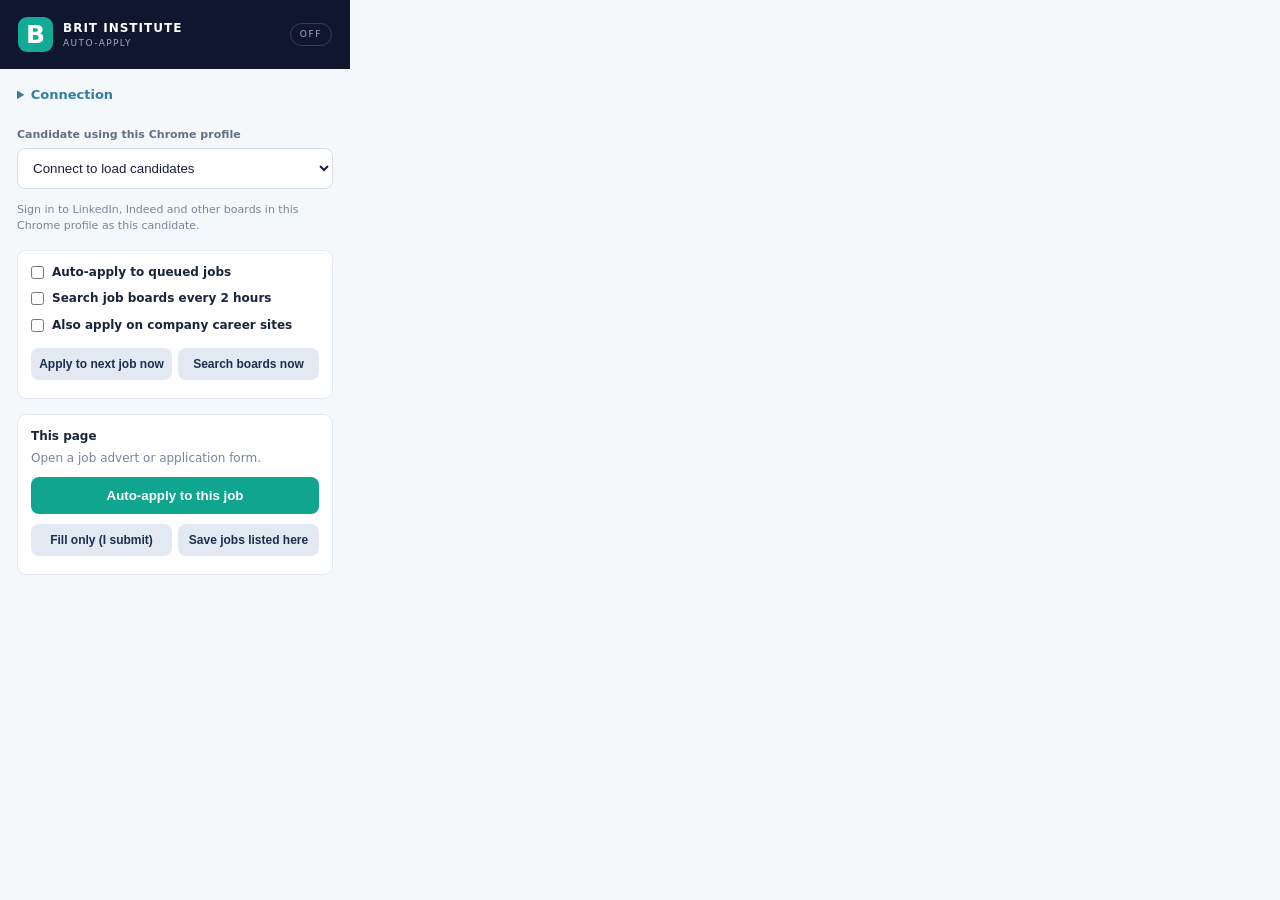
<file: extension/popup.html>
<!doctype html><html lang="en"><head><meta charset="utf-8"><meta name="viewport" content="width=device-width,initial-scale=1"><link rel="stylesheet" href="popup.css"><title>Brit Placement</title></head>
<body><header><div class="brand"><span>B</span><div><b>BRIT INSTITUTE</b><small>AUTO-APPLY</small></div></div><div class="status" id="runner-state">OFF</div></header>
<main>
<details id="setup"><summary>Connection</summary>
<label>Backend URL<input id="backend" placeholder="http://127.0.0.1:8770"></label>
<label>Admin key<input type="password" id="token" placeholder="Contents of data\admin-token.txt"></label>
<button class="minor" id="connect">Connect / refresh candidates</button>
</details>
<label>Candidate using this Chrome profile<select id="learner"><option value="">Connect to load candidates</option></select></label>
<p class="hint">Sign in to LinkedIn, Indeed and other boards in this Chrome profile as this candidate.</p>
<div class="zone">
<label class="toggle"><input type="checkbox" id="runner"> Auto-apply to queued jobs</label>
<label class="toggle"><input type="checkbox" id="searcher"> Search job boards every 2 hours</label>
<label class="toggle"><input type="checkbox" id="company-sites"> Also apply on company career sites</label>
<div class="row"><button class="secondary" id="run-queue">Apply to next job now</button><button class="secondary" id="run-search">Search boards now</button></div>
</div>
<div class="zone"><h3>This page</h3><p id="page">Open a job advert or application form.</p>
<button class="primary" id="apply-here">Auto-apply to this job</button>
<div class="row"><button class="secondary" id="fill-here">Fill only (I submit)</button><button class="secondary" id="harvest-here">Save jobs listed here</button></div>
</div>
<div id="last" class="last"></div>
<div id="message" role="status"></div>
</main><script src="popup.js"></script></body></html>
</file>
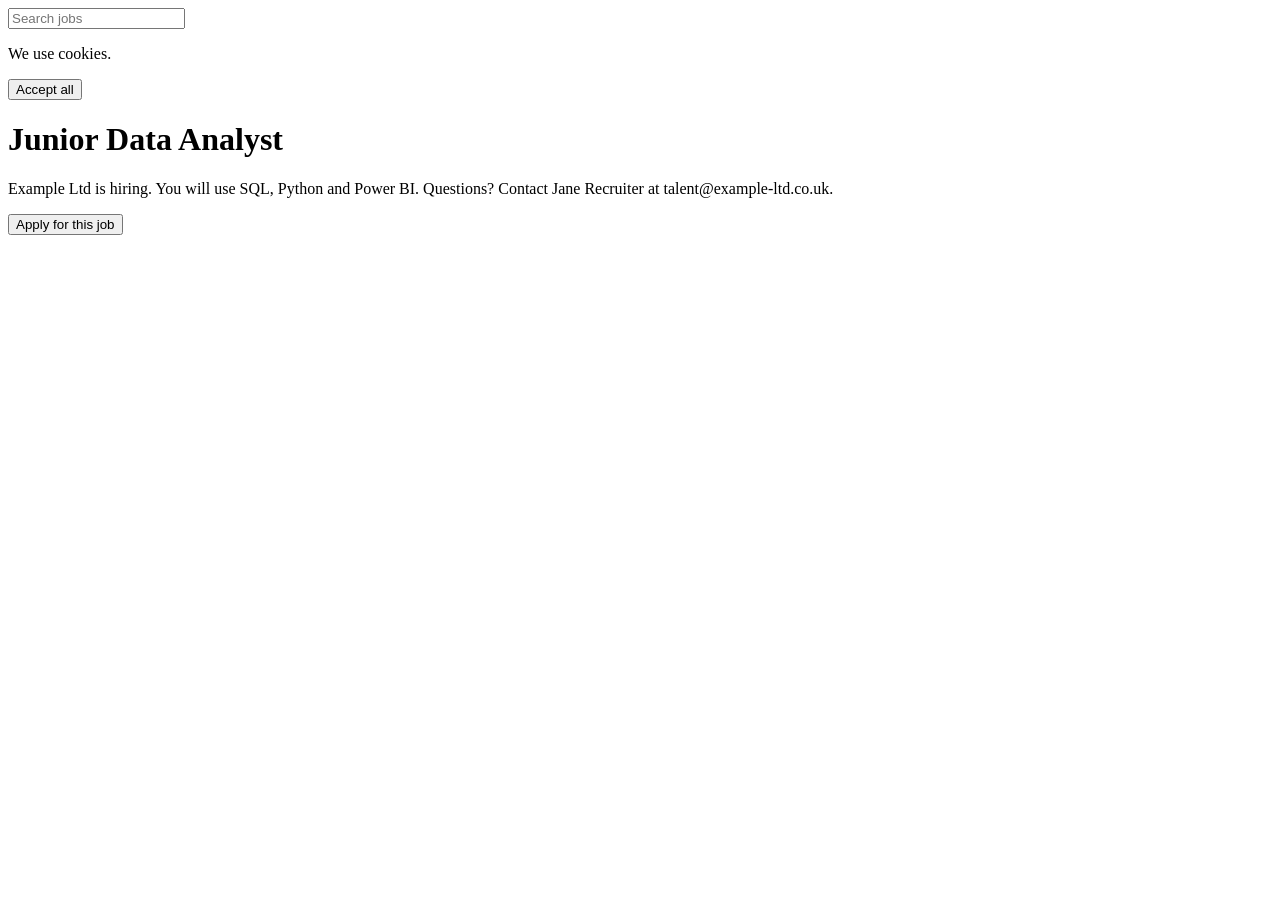
<file: tests/fixtures/ats.html>
<!doctype html><html lang="en"><head><meta charset="utf-8"><title>Junior Data Analyst — Example Ltd careers</title>
<style>
.sr{position:absolute;width:1px;height:1px;overflow:hidden;clip:rect(0 0 0 0)}
.upload input{position:absolute;opacity:0;width:1px;height:1px}
.upload span{display:inline-block;padding:6px;border:1px solid #888}
#options{border:1px solid #aaa}
#cookie{position:fixed;bottom:0;left:0;right:0;background:#eee;padding:10px}
.step{display:none}.step.on{display:block}
</style></head><body>
<header><nav><input type="search" placeholder="Search jobs" aria-label="Search jobs"></nav></header>
<div id="cookie-banner" class="cookie"><p>We use cookies.</p><button id="cookie-accept">Accept all</button></div>
<main>
<h1>Junior Data Analyst</h1>
<p>Example Ltd is hiring. You will use SQL, Python and Power BI. Questions? Contact Jane Recruiter at talent@example-ltd.co.uk.</p>
<button id="open">Apply for this job</button>
<form id="application" hidden>
  <div class="step on" id="s1">
    <label for="fn">First Name *</label><input id="fn" name="first_name" required>
    <label for="ln">Last Name *</label><input id="ln" name="last_name" required>
    <label for="em">Email *</label><input id="em" type="email" name="email" required>
    <label for="ph">Phone</label><input id="ph" type="tel" name="phone">
    <label class="upload"><span>Attach Resume/CV</span><input type="file" id="resume" name="resume" accept=".pdf"></label>
    <label for="li">LinkedIn Profile</label><input id="li" name="linkedin">
    <label for="visa">Will you now or in the future require visa sponsorship? *</label>
    <select id="visa" name="visa" required><option value="">Select...</option><option value="y">Yes</option><option value="n">No</option></select>
    <fieldset><legend>Are you legally authorised to work in the United Kingdom? *</legend>
      <label><input class="sr" type="radio" name="auth" value="yes" required> Yes</label>
      <label><input class="sr" type="radio" name="auth" value="no"> No</label>
    </fieldset>
    <fieldset><legend>Which tools have you used?</legend>
      <label><input type="checkbox" name="tools" value="sql"> SQL</label>
      <label><input type="checkbox" name="tools" value="python"> Python</label>
      <label><input type="checkbox" name="tools" value="tableau"> Tableau</label>
    </fieldset>
    <label for="city">Location (city) *</label>
    <input id="city" role="combobox" aria-autocomplete="list" aria-expanded="false" name="city" required autocomplete="off">
    <ul id="options" role="listbox" hidden></ul>
    <label for="why">Why do you want to work at Example Ltd?</label><textarea id="why" name="why"></textarea>
    <label><input type="checkbox" id="consent" name="consent" required> I agree to the privacy policy</label>
    <button type="button" id="next">Next</button>
  </div>
  <div class="step" id="s2">
    <label for="yrs">How many years of experience do you have with SQL? *</label><input id="yrs" name="years_sql" required>
    <label for="notice">Notice period</label><input id="notice" name="notice">
    <button type="submit">Submit application</button>
  </div>
</form>
</main>
<script>
document.getElementById('cookie-accept').onclick=()=>document.getElementById('cookie-banner').remove();
document.getElementById('open').onclick=()=>{document.getElementById('application').hidden=false;document.getElementById('open').hidden=true};
const city=document.getElementById('city'),list=document.getElementById('options');
city.addEventListener('input',()=>{
  list.innerHTML='';
  if(!city.value)return list.hidden=true;
  for(const place of ['London, England, United Kingdom','Londonderry, Northern Ireland'])
    if(place.toLowerCase().startsWith(city.value.toLowerCase().slice(0,3))){const li=document.createElement('li');li.setAttribute('role','option');li.textContent=place;li.onclick=()=>{city.value=place;city.dataset.chosen='1';list.hidden=true};list.appendChild(li)}
  list.hidden=!list.children.length;
});
document.getElementById('next').onclick=()=>{
  const form=document.getElementById('application');
  const s1=[...document.querySelectorAll('#s1 [required]')];
  if(!s1.every(x=>x.type==='radio'?document.querySelector('input[name=auth]:checked'):x.type==='checkbox'?x.checked:x.value)||!city.dataset.chosen){
    let err=document.getElementById('err');if(!err){err=document.createElement('div');err.id='err';err.setAttribute('role','alert');document.getElementById('s1').appendChild(err)}
    err.textContent='Please complete all required fields';return;
  }
  document.getElementById('s1').classList.remove('on');document.getElementById('s2').classList.add('on');
};
document.getElementById('application').onsubmit=async e=>{
  e.preventDefault();
  const data=Object.fromEntries(new FormData(e.target));
  data.tools=[...document.querySelectorAll('input[name=tools]:checked')].map(x=>x.value);
  const file=document.getElementById('resume').files[0];
  data.resume_name=file?file.name:'';data.resume_size=file?file.size:0;
  await fetch('/record',{method:'POST',body:JSON.stringify(data)});
  location.href='/thanks.html';
};
</script></body></html>
</file>
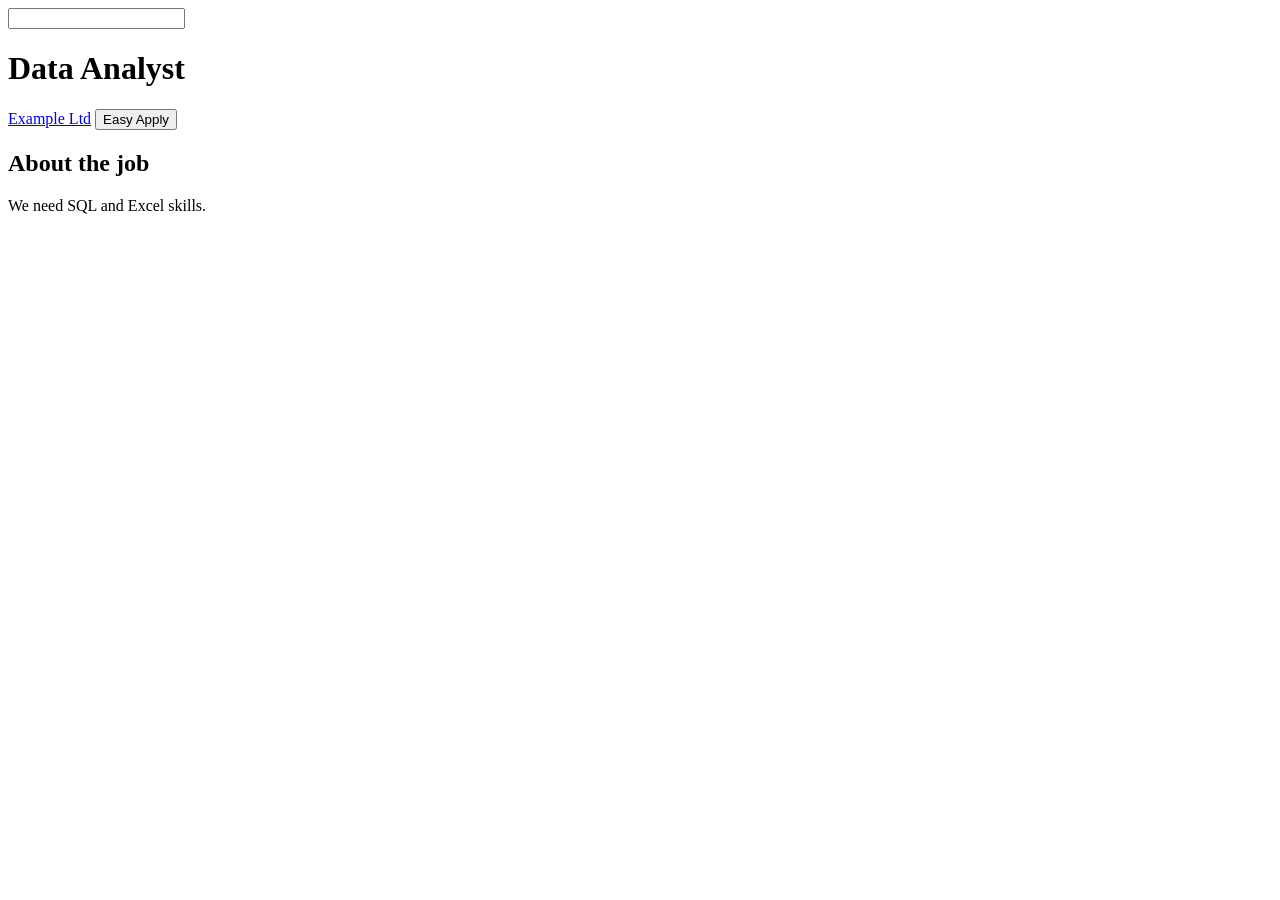
<file: tests/fixtures/easyapply.html>
<!doctype html><html lang="en"><head><meta charset="utf-8"><title>Data Analyst | Example Ltd</title>
<style>.dialog{position:fixed;inset:40px;background:#fff;border:1px solid #333;padding:20px;overflow:auto}
.hidden-file{display:none}.sr{position:absolute;opacity:0;width:1px;height:1px}</style></head><body>
<header><nav><input aria-label="Search" role="combobox"></nav></header>
<main><div class="top-card"><h1>Data Analyst</h1><a href="#">Example Ltd</a>
<button id="easy" aria-label="Easy Apply to Data Analyst at Example Ltd"><span>Easy Apply</span></button></div>
<section><h2>About the job</h2><p>We need SQL and Excel skills.</p></section></main>
<script>
const steps=[
 `<h2>Contact info</h2>
  <label for="e">Email address</label><select id="e" required><option>Select an option</option><option selected>amina@example.net</option></select>
  <label for="cc">Phone country code</label><select id="cc"><option selected>United Kingdom (+44)</option></select>
  <label for="p">Mobile phone number</label><input id="p" required>`,
 `<h2>Resume</h2><p>Upload resume</p><label for="up" class="artdeco-button">Upload resume</label>
  <input id="up" class="hidden-file" type="file" accept=".pdf,.docx" name="file">`,
 `<h2>Additional questions</h2>
  <fieldset data-test-form-builder-radio-button-form-component><legend><span>Do you have a valid UK driving licence?</span></legend>
   <input class="sr" type="radio" id="dy" name="drive" value="Yes"><label for="dy">Yes</label>
   <input class="sr" type="radio" id="dn" name="drive" value="No"><label for="dn">No</label></fieldset>
  <label for="y">How many years of work experience do you have with Excel?</label><input id="y" required>`,
 `<h2>Review your application</h2><p>Review before submitting.</p>`
];
let index=0;const answers={};
function draw(){
  const d=document.getElementById('dlg');
  const last=index===steps.length-1;
  d.innerHTML='<div>Apply to Example Ltd</div>'+steps[index]+
   `<button id="dismiss" aria-label="Dismiss">x</button>`+
   (index===2?`<button id="go" aria-label="Review your application">Review</button>`:
    last?`<button id="go" aria-label="Submit application">Submit application</button>`:`<button id="go" aria-label="Continue to next step">Next</button>`);
  document.getElementById('go').onclick=()=>{
    if(index===0){if(!document.getElementById('p').value)return;answers.phone=document.getElementById('p').value}
    if(index===1){const f=document.getElementById('up').files[0];if(!f)return;answers.resume=f.name}
    if(index===2){const r=document.querySelector('input[name=drive]:checked');const y=document.getElementById('y').value;if(!r||!/^\d+$/.test(y))return;answers.drive=r.value;answers.years=y}
    if(last){fetch('/record',{method:'POST',body:JSON.stringify(answers)}).then(()=>{d.innerHTML='<h2>Your application was sent to Example Ltd</h2><button>Done</button>'});return}
    index++;draw();
  };
}
document.getElementById('easy').onclick=()=>{const d=document.createElement('div');d.id='dlg';d.className='dialog';d.setAttribute('role','dialog');document.body.appendChild(d);draw()};
</script></body></html>
</file>
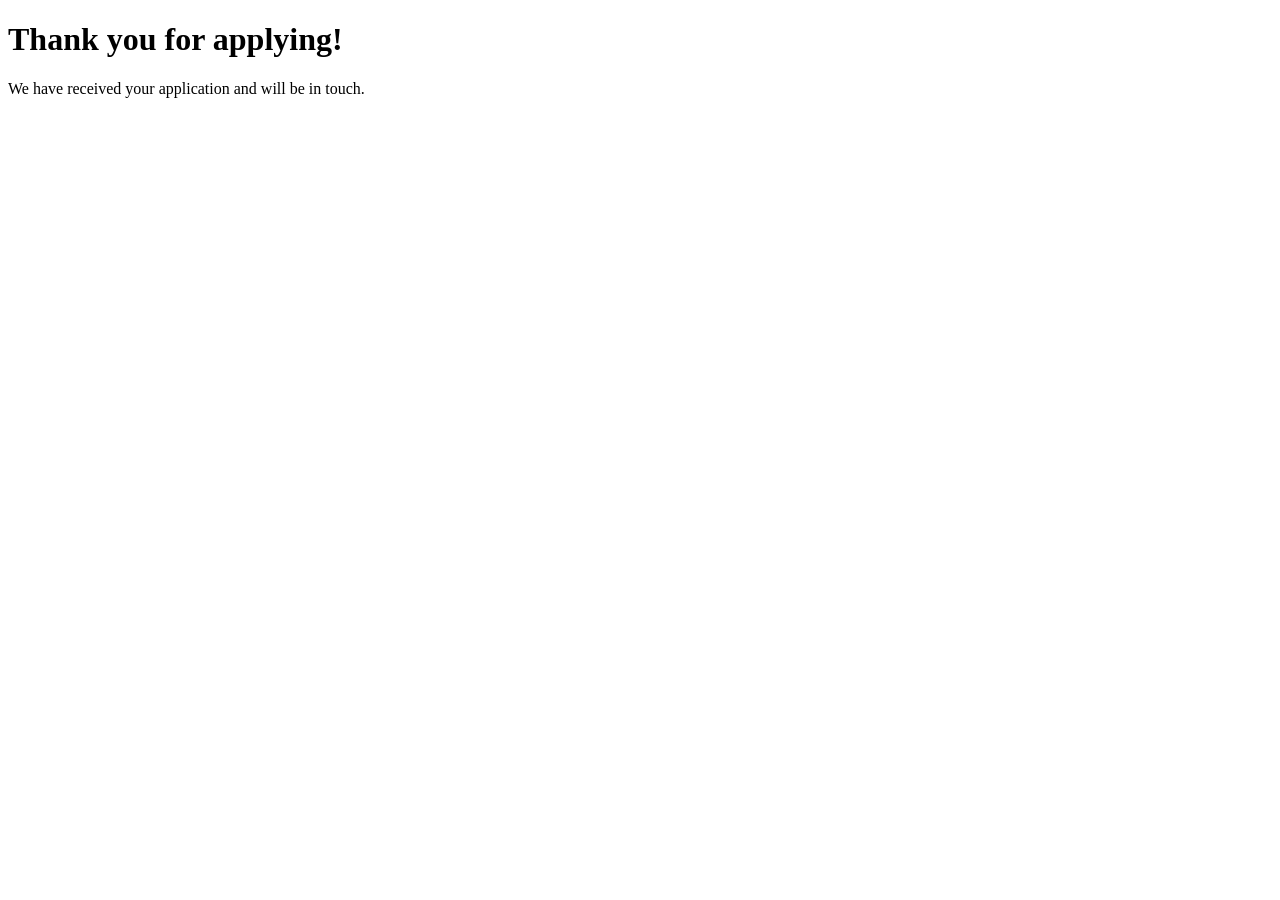
<file: tests/fixtures/thanks.html>
<!doctype html><html lang="en"><head><meta charset="utf-8"><title>Application received</title></head>
<body><main><h1>Thank you for applying!</h1><p>We have received your application and will be in touch.</p></main></body></html>
</file>
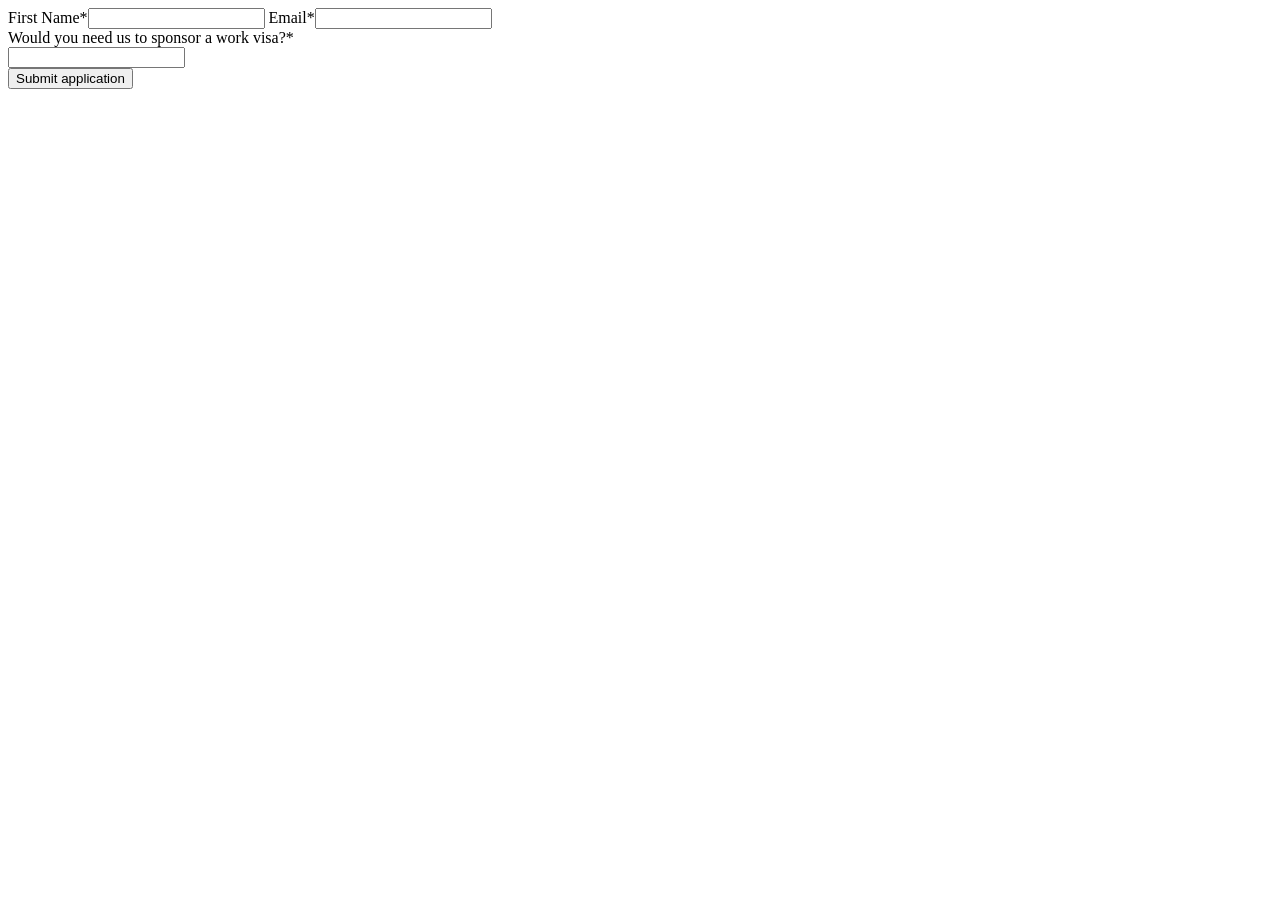
<file: tests/fixtures/trusted.html>
<!doctype html><html lang="en"><head><meta charset="utf-8"><title>Apply — Example Ltd</title>
<style>.menu{border:1px solid #999}.menu div{padding:4px}.shadow{opacity:0;position:absolute;height:1px;width:1px}</style></head><body>
<!-- Mimics Greenhouse's react-select: the dropdown ignores untrusted (scripted) events, keeps a hidden
     required validation input, and shows the chosen value in a sibling "single-value" element. -->
<form id="f">
  <label for="first_name">First Name*</label><input id="first_name" required>
  <label for="email">Email*</label><input id="email" type="email" required>
  <div class="select-shell"><label id="visa-label">Would you need us to sponsor a work visa?*</label>
    <div class="select__control" id="visa-control"><div class="select__value-container">
      <div class="select__single-value" id="visa-value"></div>
      <input id="visa" role="combobox" aria-autocomplete="list" aria-expanded="false" aria-labelledby="visa-label" aria-required="true" autocomplete="off">
    </div></div>
    <input class="shadow" tabindex="-1" aria-hidden="true" required id="visa-shadow">
  </div>
  <div class="menu" id="menu" hidden></div>
  <button type="submit">Submit application</button>
</form>
<script>
const OPTIONS=['Yes','No'];
const input=document.getElementById('visa'),menu=document.getElementById('menu'),value=document.getElementById('visa-value');
function open(filter=''){menu.innerHTML='';for(const o of OPTIONS.filter(x=>x.toLowerCase().startsWith(filter.toLowerCase()))){const d=document.createElement('div');d.setAttribute('role','option');d.textContent=o;d.onclick=e=>{if(e.isTrusted)choose(o)};menu.appendChild(d)}menu.hidden=false;input.setAttribute('aria-expanded','true')}
function close(){menu.hidden=true;input.setAttribute('aria-expanded','false')}
function choose(o){value.textContent=o;document.getElementById('visa-shadow').value=o;input.value='';close()}
document.getElementById('visa-control').addEventListener('mousedown',e=>{if(e.isTrusted)open()});
input.addEventListener('input',e=>{if(e.isTrusted)open(input.value)});
input.addEventListener('keydown',e=>{if(!e.isTrusted)return;if(e.key==='Escape')close();if(e.key==='Enter'){e.preventDefault();const first=menu.querySelector('[role=option]');if(first&&!menu.hidden)choose(first.textContent)}});
document.getElementById('f').onsubmit=async e=>{e.preventDefault();
  if(!document.getElementById('visa-shadow').value)return;
  await fetch('/record',{method:'POST',body:JSON.stringify({first_name:document.getElementById('first_name').value,visa:value.textContent})});
  location.href='/thanks.html'};
</script></body></html>
</file>
<file: extension/popup.css>
*{box-sizing:border-box}body{font:13px/1.45 system-ui,Segoe UI,sans-serif;width:350px;margin:0;color:#19253b;background:#f5f8fb}header{background:#0e172d;color:white;padding:17px 18px}.brand{display:flex;gap:10px;align-items:center}.brand span{background:#13aa96;width:35px;height:35px;border-radius:9px;display:grid;place-items:center;font-size:25px;font-weight:800}.brand b{letter-spacing:1px;font-size:12px}.brand small{color:#9daec5;display:block;font-size:9px;letter-spacing:1.4px}.status{font-size:9px;letter-spacing:1.6px;color:#7bdbc6;margin-top:13px}main{padding:17px}label{color:#617087;font-weight:700;font-size:11px;display:block;margin:0 0 13px}input,select{display:block;width:100%;border:1px solid #d6e0e9;border-radius:8px;background:white;padding:11px;margin-top:5px;color:#152138}button{width:100%;cursor:pointer;border:0;border-radius:8px;padding:11px;font-weight:700;margin:5px 0}.primary{background:#10a58f;color:white}.secondary{background:#e2e9f3;color:#1a2f50}.minor{background:transparent;color:#327e9c;border:1px solid #d8e2ed}.zone{background:white;border:1px solid #e2e9f2;padding:13px;border-radius:9px;margin:15px 0}h3{margin:0 0 5px;font-size:12px}p{margin:4px 0;color:#75859b;font-size:12px;overflow-wrap:anywhere}.hint{font-size:11px;line-height:1.5;margin:12px 0}#message{font-size:12px;color:#087d6a;font-weight:650;margin:8px 0;white-space:pre-wrap}#message.error{color:#b74255}
header{display:flex;justify-content:space-between;align-items:center}.status{margin-top:0;color:#9daec5;border:1px solid #33415c;border-radius:20px;padding:4px 9px}.status.on{color:#0e172d;background:#7bdbc6;border-color:#7bdbc6}details{margin-bottom:12px}summary{cursor:pointer;font-weight:700;color:#327e9c;margin-bottom:10px}.toggle{display:flex;gap:8px;align-items:center;color:#19253b;font-size:12px;margin:0 0 9px}.toggle input{width:auto;margin:0}.row{display:flex;gap:6px}.row button{flex:1;font-size:12px;padding:9px 6px}.last{font-size:11px;color:#5a6b82;background:#eef3f8;border-radius:7px;padding:8px;margin-top:6px}.last:empty{display:none}
</file>
